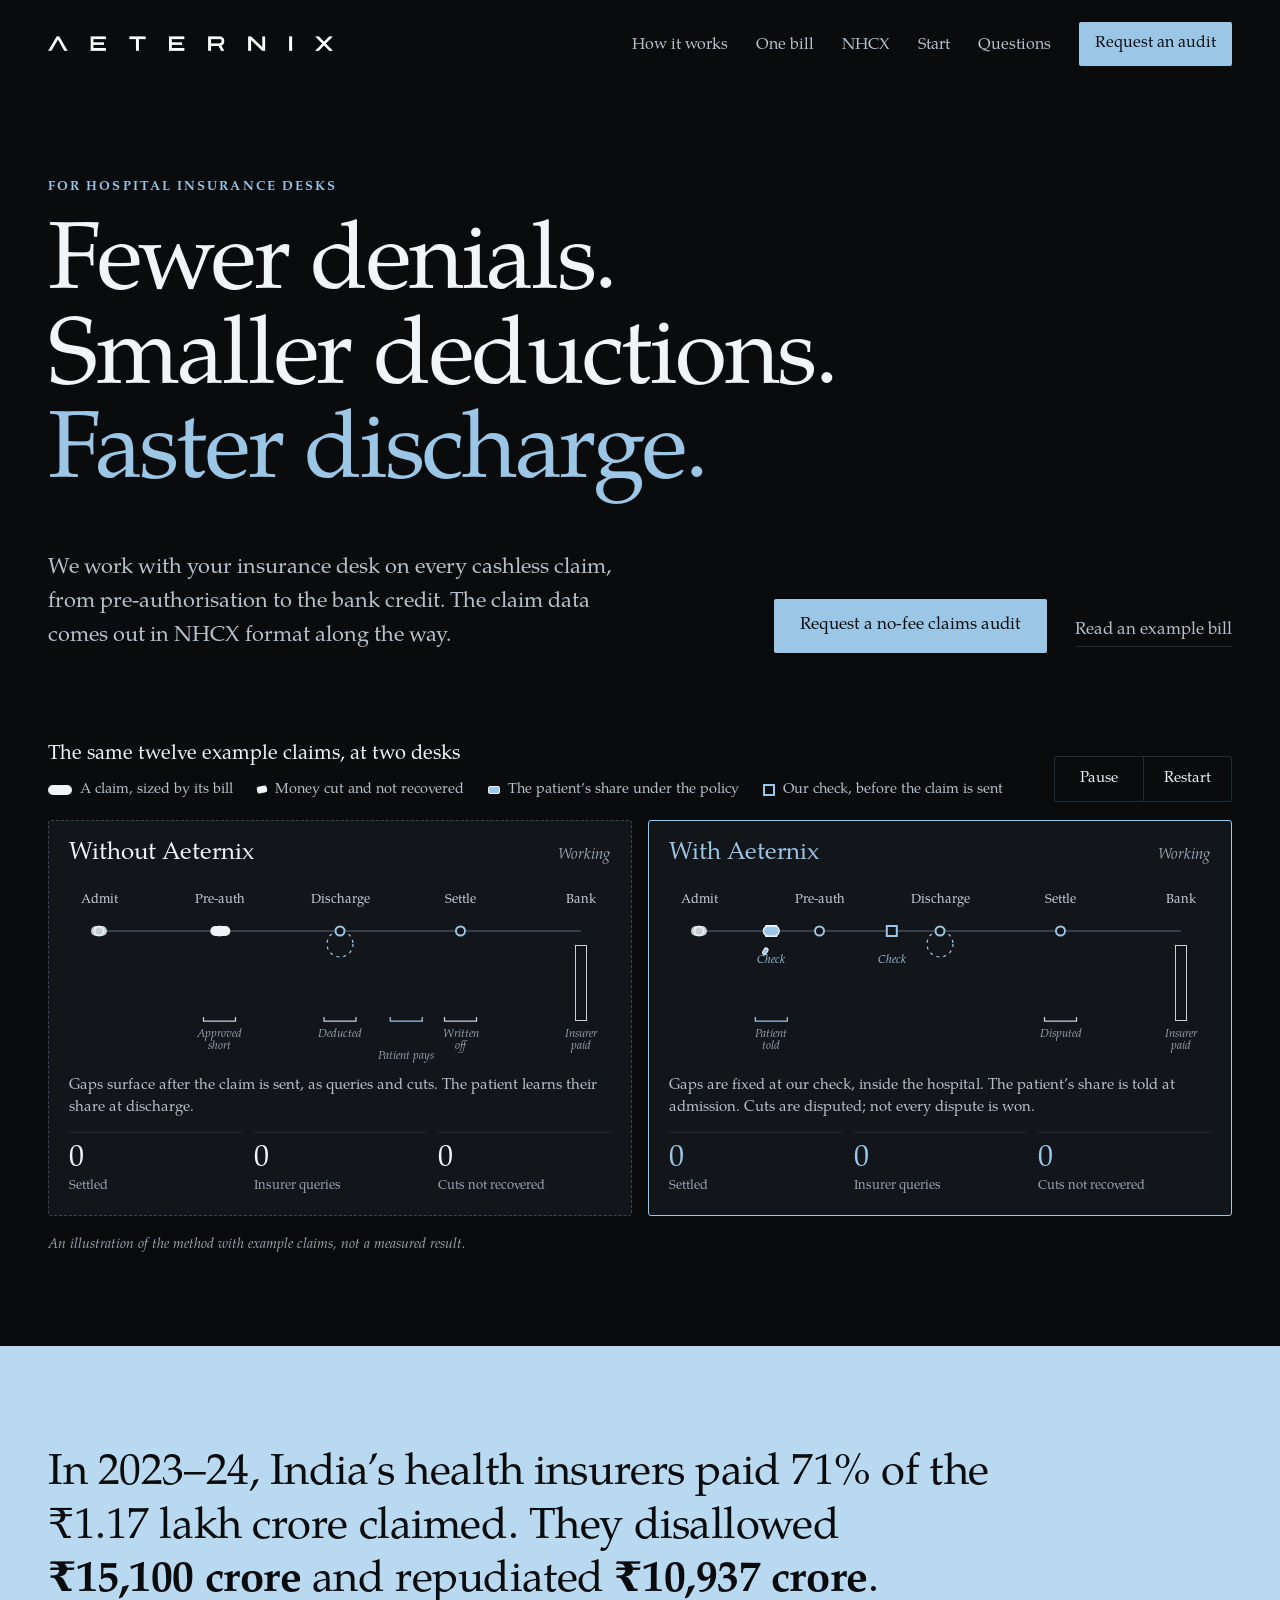
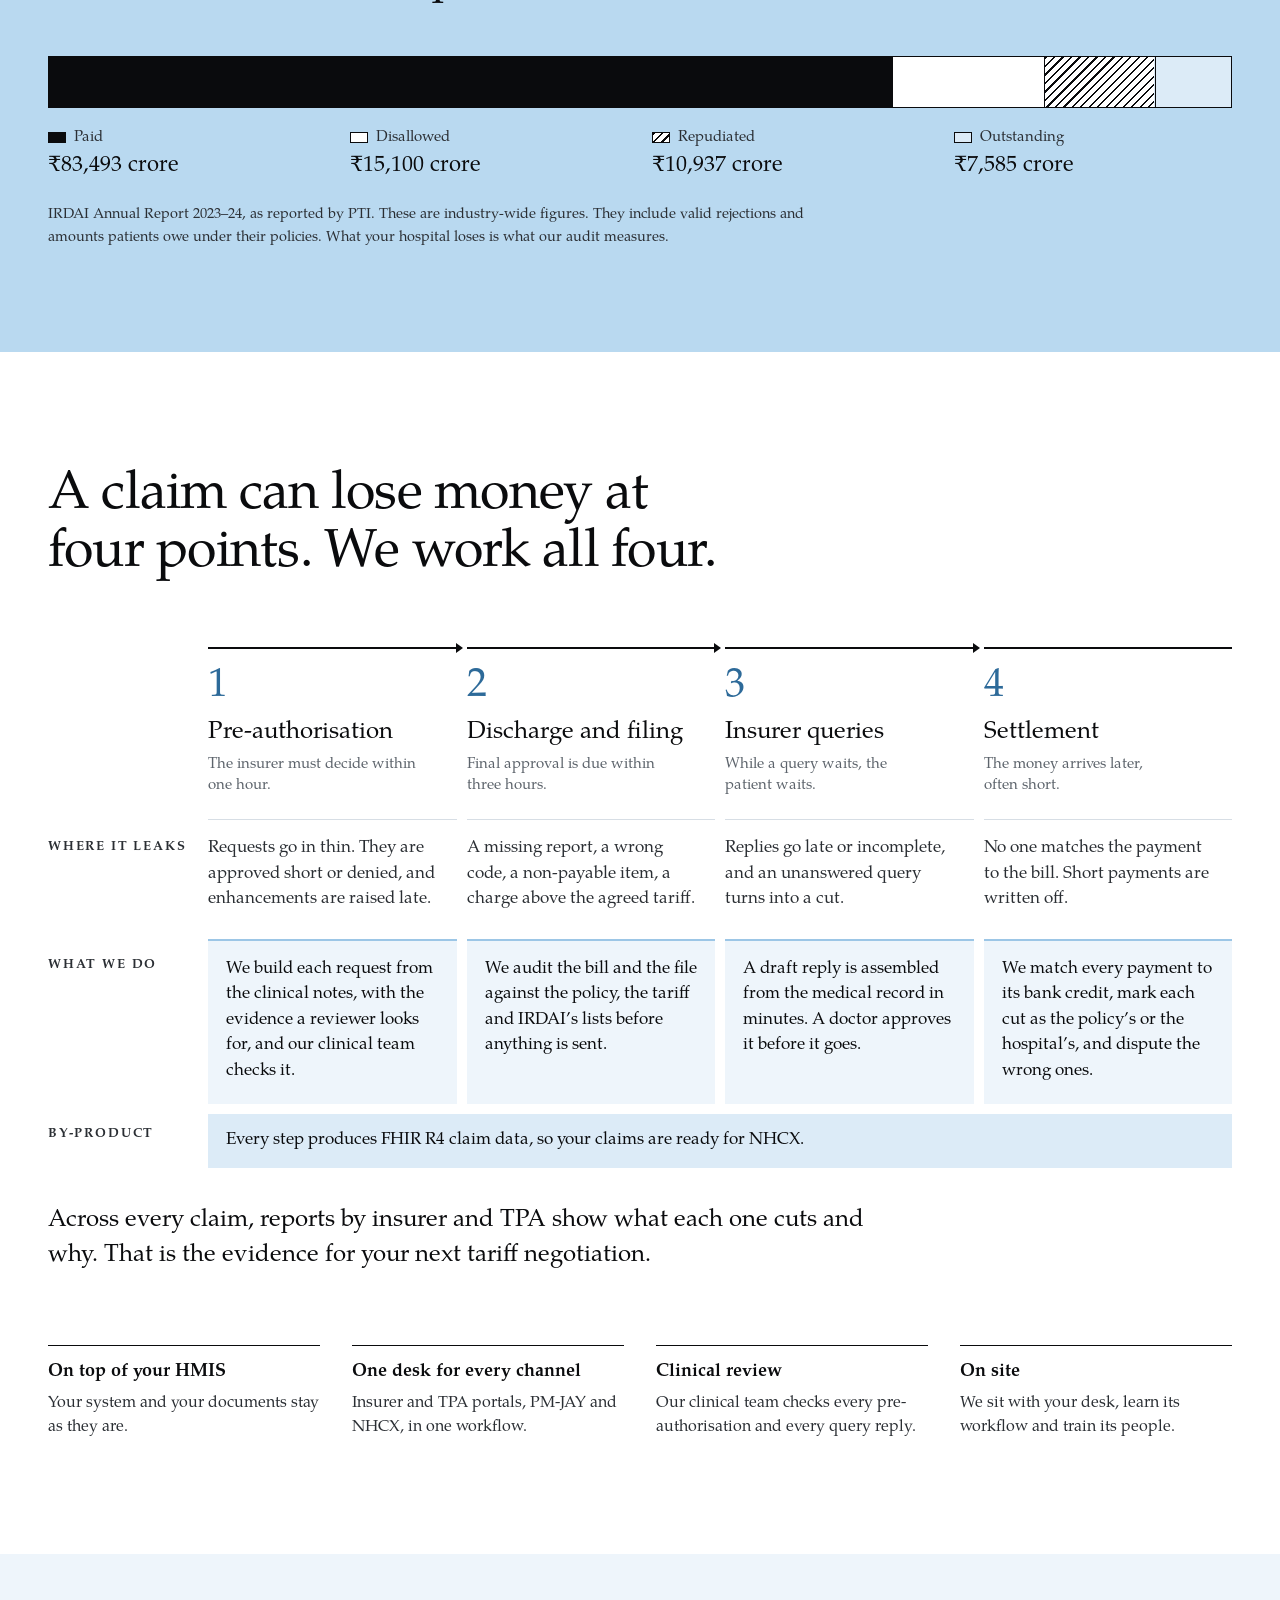
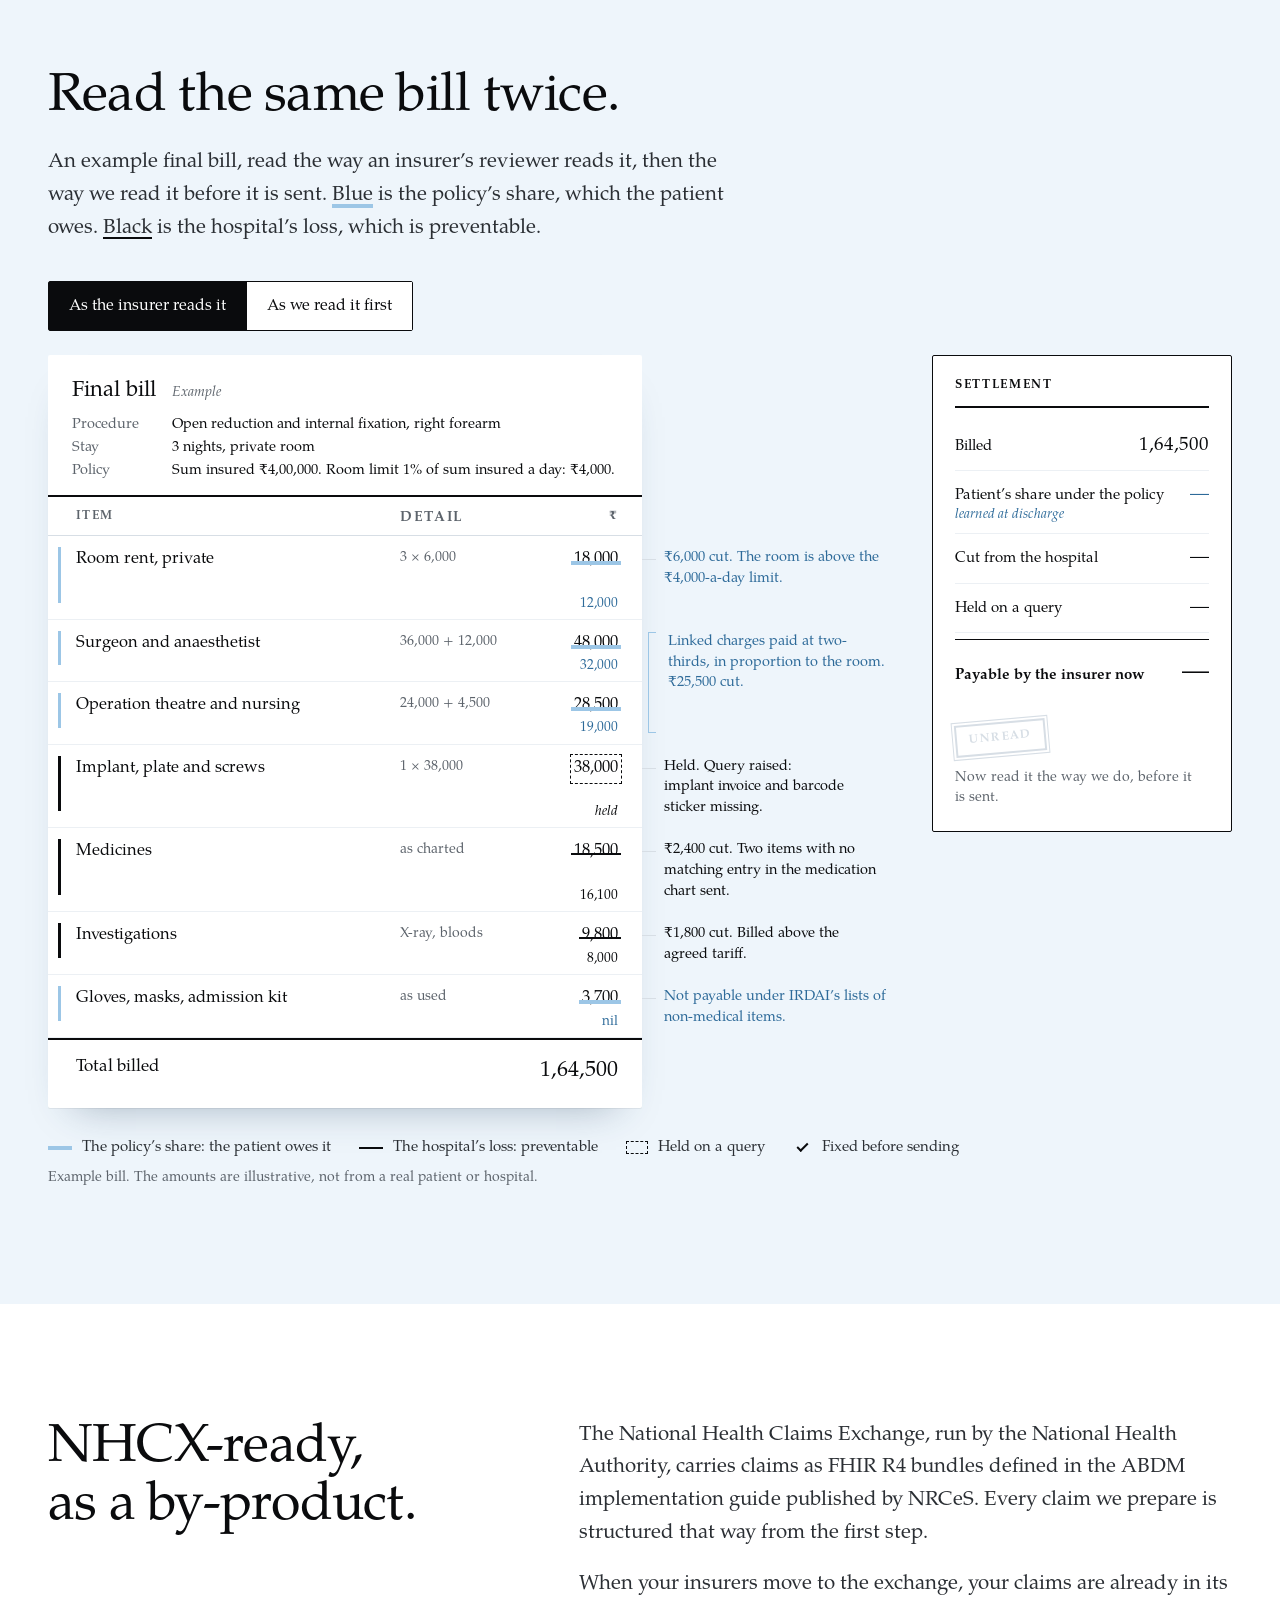
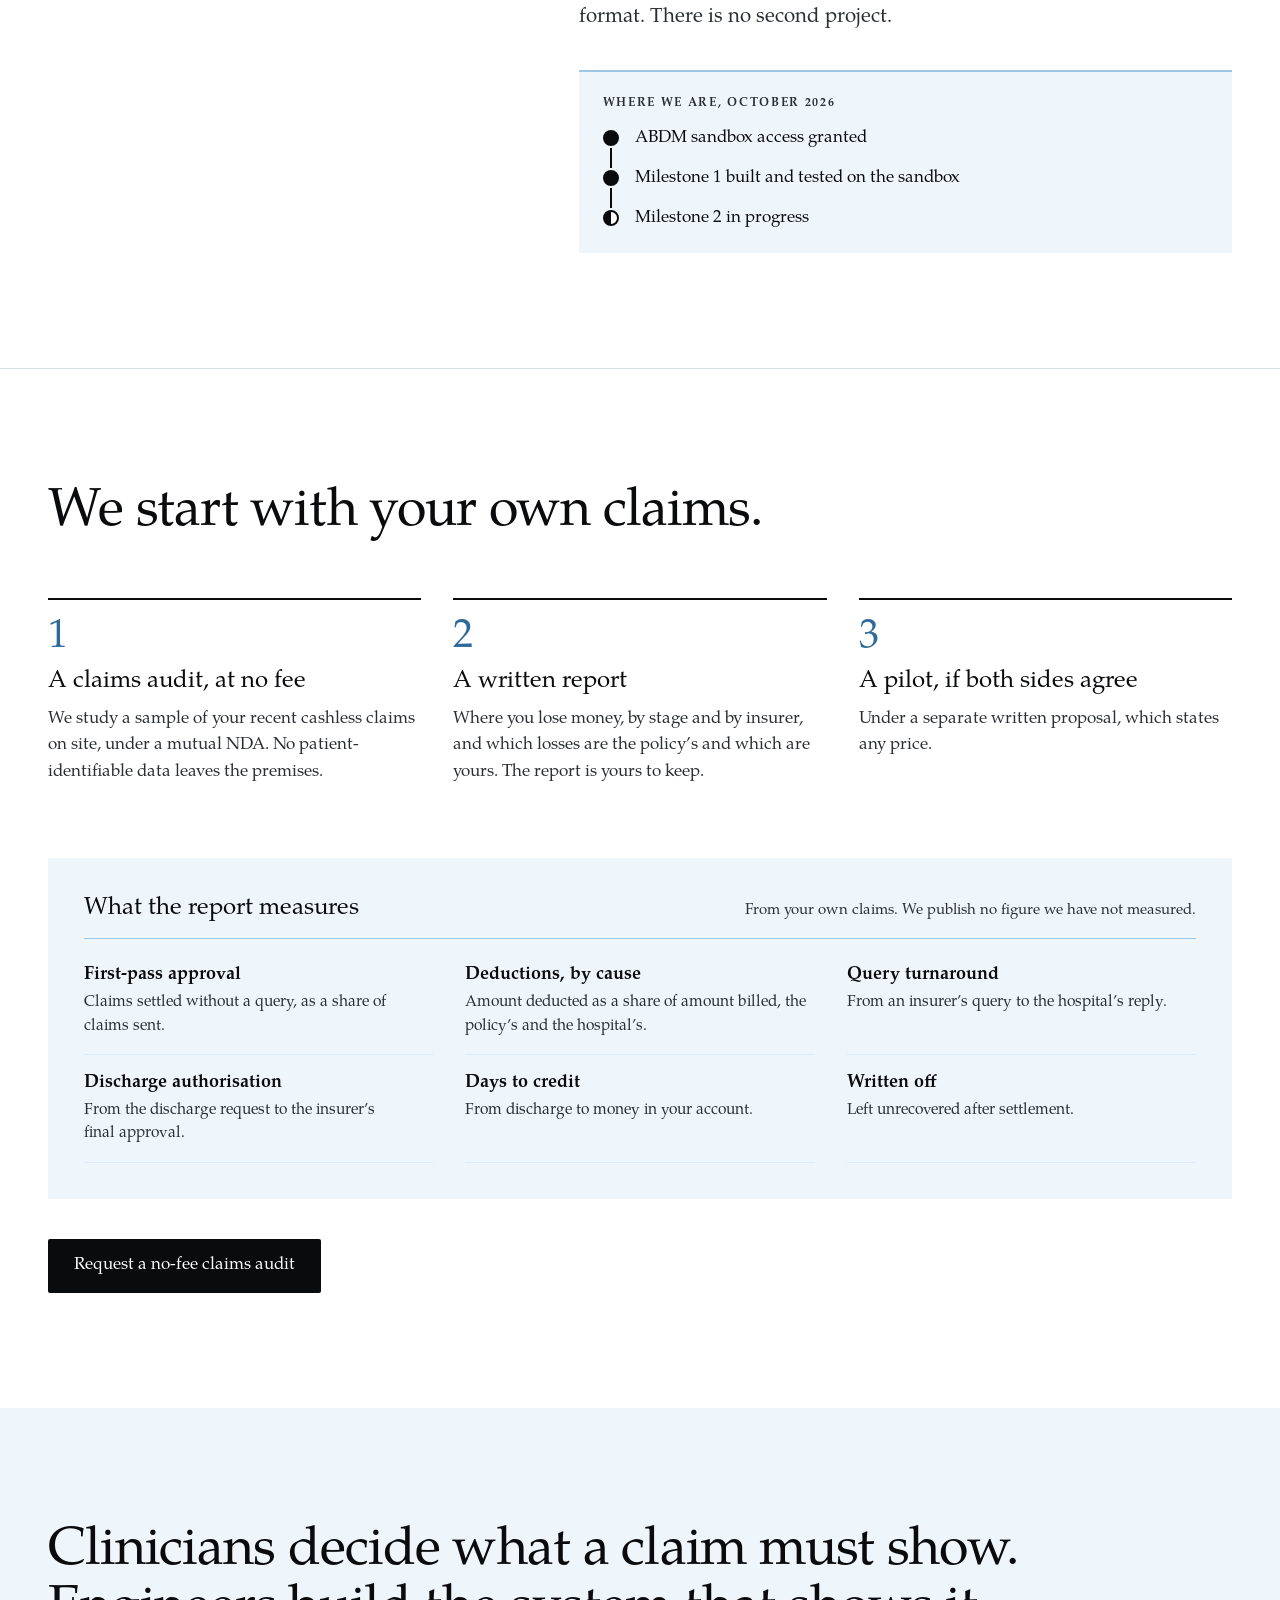
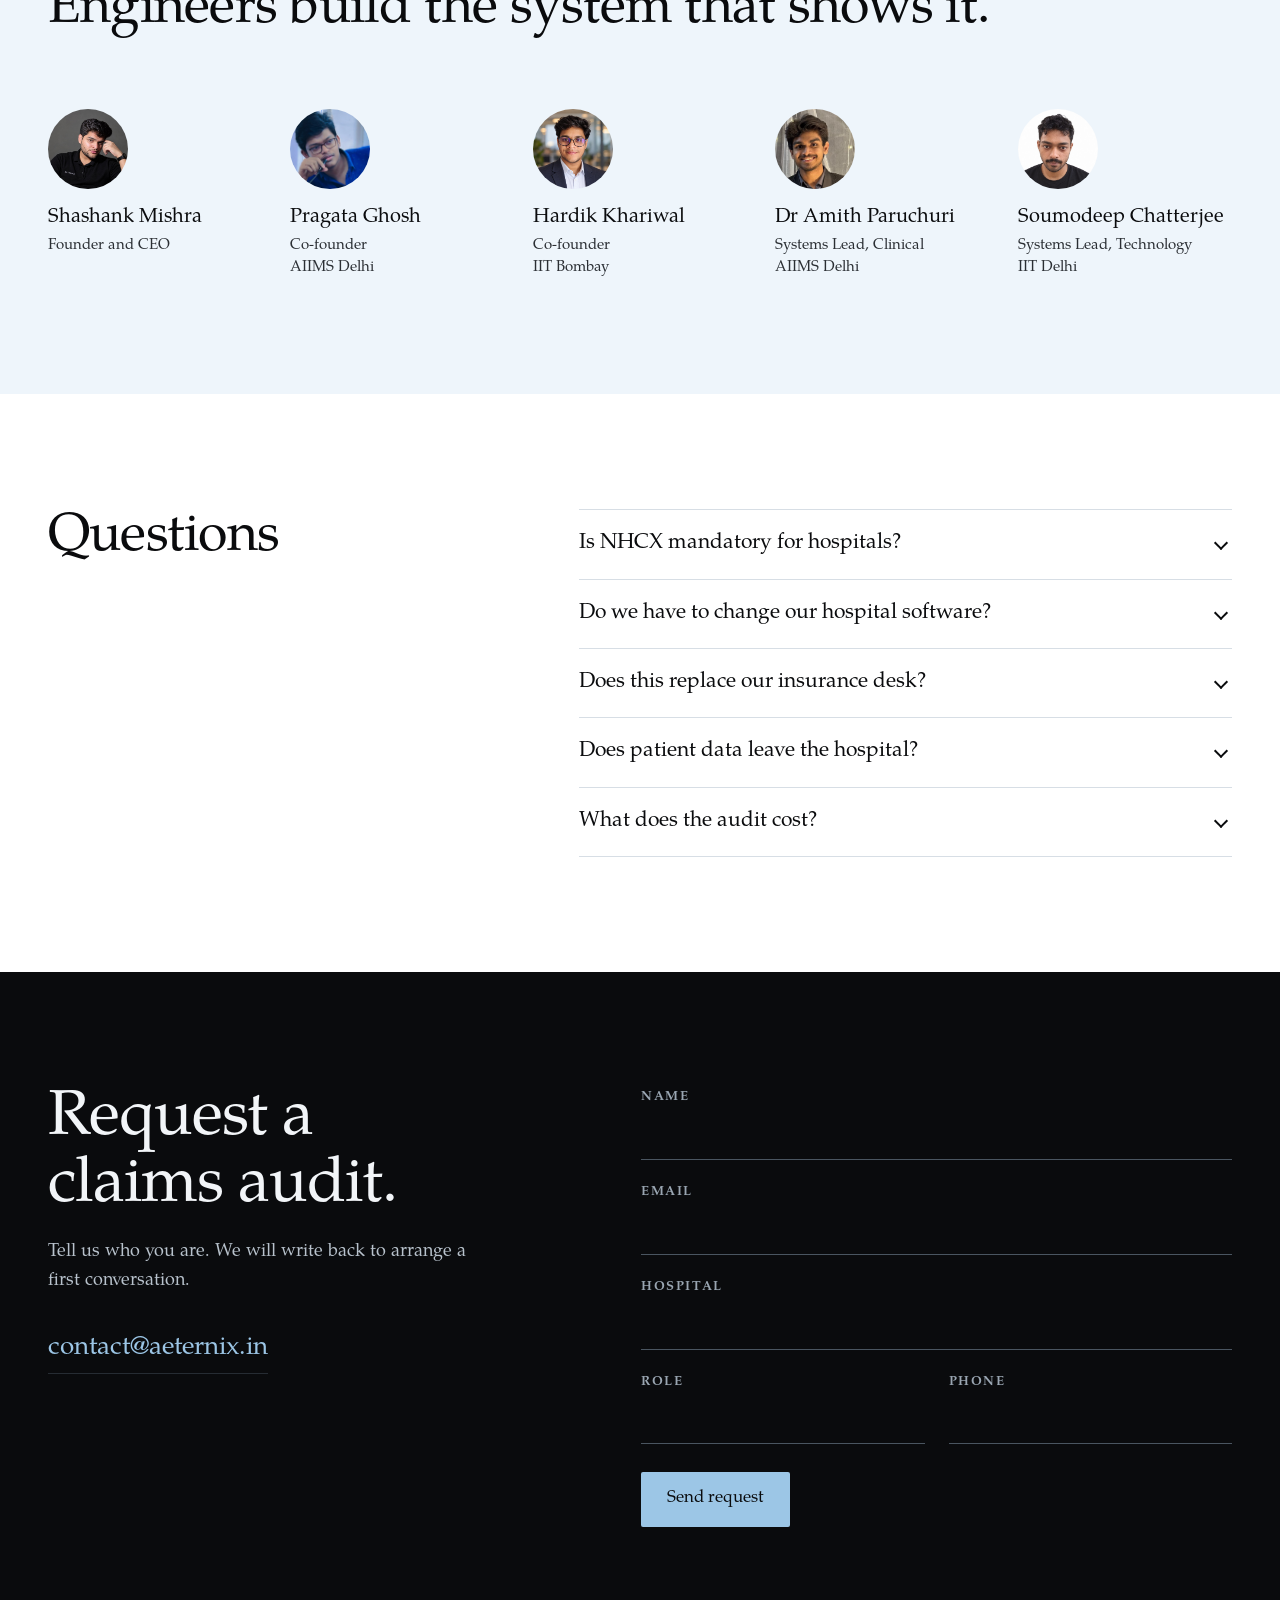
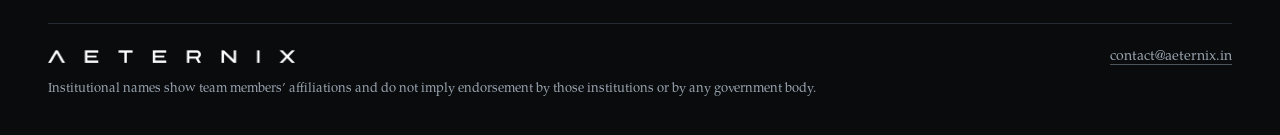
<file: index.html>
<!doctype html><html><head><meta charset=utf8><meta name=viewport content="width=device-width,initial-scale=1,viewport-fit=cover"><style>:root{color-scheme:light;box-sizing:border-box;padding-top:env(safe-area-inset-top,0px);padding-bottom:env(safe-area-inset-bottom,0px)}html{scroll-padding-top:env(safe-area-inset-top,0px)}body{margin:0;padding:0;font:14px -apple-system,BlinkMacSystemFont,sans-serif;background:#fff;color:#000}img{max-width:100%}[hidden]:not([hidden=until-found i]){display:none!important}</style></head><body>
<title>Aeternix Website v2</title>
<meta name="claude:viewport-fit-sides" content="cover">
<meta name="description" content="Aeternix works with hospital insurance desks on every cashless claim, from pre-authorisation to the bank credit, to cut denials and deductions and shorten discharge. Claim data comes out NHCX-ready in FHIR R4. Request a no-fee claims audit.">
<meta property="og:type" content="website">
<meta property="og:title" content="Aeternix | Fewer denials. Smaller deductions. Faster discharge.">
<meta property="og:description" content="Cashless claims, worked from pre-authorisation to the bank credit. NHCX-ready as a by-product.">
<meta name="theme-color" content="#0A0B0D">
<link rel="icon" type="image/png" href="images/favicon.png">
<link rel="apple-touch-icon" href="images/apple-touch-icon.png">
<link rel="preload" href="fonts/aeternix-serif-regular.woff2" as="font" type="font/woff2" crossorigin>
<link rel="stylesheet" href="styles.css">

<div class="night">
  <header class="top">
    <div class="wrap top-row">
      <a class="logo" href="#top" aria-label="Aeternix, home"><img src="images/aeternix-logo-white.png" alt="Aeternix" width="1027" height="54"></a>
      <nav class="nav" aria-label="Main">
        <a href="#points">How it works</a>
        <a href="#bill">One bill</a>
        <a href="#nhcx">NHCX</a>
        <a href="#start">Start</a>
        <a href="#faq">Questions</a>
        <a class="nav-cta" href="#contact">Request an audit</a>
      </nav>
    </div>
  </header>

  <section id="top" class="hero">
    <div class="wrap">
      <p class="eyebrow">For hospital insurance desks</p>
      <h1 class="hero-title"><span>Fewer denials.</span> <span>Smaller deductions.</span> <span class="sky">Faster discharge.</span></h1>
      <div class="hero-row">
        <p class="hero-sub">We work with your insurance desk on every cashless claim, from pre-authorisation to the bank credit. The claim data comes out in NHCX format along the way.</p>
        <div class="hero-actions">
          <a class="btn btn-sky" href="#contact">Request a no-fee claims audit</a>
          <a class="link link-night" href="#bill">Read an example bill</a>
        </div>
      </div>

      <div id="sim" class="sim">
        <div class="sim-top">
          <div class="sim-intro">
            <p class="sim-title">The same twelve example claims, at two desks</p>
            <ul class="legend" aria-label="Legend">
              <li><span class="lg lg-chip" aria-hidden="true"></span>A claim, sized by its bill</li>
              <li><span class="lg lg-cut" aria-hidden="true"></span>Money cut and not recovered</li>
              <li><span class="lg lg-share" aria-hidden="true"></span>The patient’s share under the policy</li>
              <li><span class="lg lg-gate" aria-hidden="true"></span>Our check, before the claim is sent</li>
            </ul>
          </div>
          <div class="sim-controls" role="group" aria-label="Animation controls">
            <button type="button" class="ctl" id="sim-toggle">Pause</button>
            <button type="button" class="ctl" id="sim-restart">Restart</button>
          </div>
        </div>

        <div class="lanes">
          <div class="lane lane-today" data-lane="today">
            <div class="lane-head">
              <h2 class="lane-title">Without Aeternix</h2>
              <span class="lane-status" data-k="status">Working</span>
            </div>
            <canvas class="lane-canvas" aria-hidden="true"></canvas>
            <p class="lane-caption">Gaps surface after the claim is sent, as queries and cuts. The patient learns their share at discharge.</p>
            <dl class="counters">
              <div class="counter"><dt>Settled</dt><dd data-k="bank">0</dd></div>
              <div class="counter"><dt>Insurer queries</dt><dd data-k="query">0</dd></div>
              <div class="counter"><dt>Cuts not recovered</dt><dd data-k="cut">0</dd></div>
            </dl>
          </div>

          <div class="lane lane-with" data-lane="with">
            <div class="lane-head">
              <h2 class="lane-title">With Aeternix</h2>
              <span class="lane-status" data-k="status">Working</span>
            </div>
            <canvas class="lane-canvas" aria-hidden="true"></canvas>
            <p class="lane-caption">Gaps are fixed at our check, inside the hospital. The patient’s share is told at admission. Cuts are disputed; not every dispute is won.</p>
            <dl class="counters">
              <div class="counter"><dt>Settled</dt><dd data-k="bank">0</dd></div>
              <div class="counter"><dt>Insurer queries</dt><dd data-k="query">0</dd></div>
              <div class="counter"><dt>Cuts not recovered</dt><dd data-k="cut">0</dd></div>
            </dl>
          </div>
        </div>
        <p class="sim-note">An illustration of the method with example claims, not a measured result.</p>
      </div>
    </div>
  </section>
</div>

<main>

  <!-- The national figures -->
  <section id="gap" class="band-sky">
    <div class="wrap gap">
      <p class="gap-lede">In 2023–24, India’s health insurers paid 71% of the <span class="nw">₹1.17 lakh crore</span> claimed. They disallowed <strong class="nw">₹15,100 crore</strong> and repudiated <strong class="nw">₹10,937 crore</strong>.</p>
      <div class="gapbar" role="img" aria-label="Of ₹1.17 lakh crore claimed in 2023–24: 71 per cent paid, 12.9 per cent disallowed, 9.3 per cent repudiated, 6.5 per cent outstanding.">
        <span class="seg seg-paid" style="--w:71.29; --i:0"></span>
        <span class="seg seg-dis" style="--w:12.9; --i:1"></span>
        <span class="seg seg-rep" style="--w:9.34; --i:2"></span>
        <span class="seg seg-out" style="--w:6.48; --i:3"></span>
      </div>
      <dl class="gap-key">
        <div><dt><span class="sw sw-paid" aria-hidden="true"></span>Paid</dt><dd>₹83,493 crore</dd></div>
        <div><dt><span class="sw sw-dis" aria-hidden="true"></span>Disallowed</dt><dd>₹15,100 crore</dd></div>
        <div><dt><span class="sw sw-rep" aria-hidden="true"></span>Repudiated</dt><dd>₹10,937 crore</dd></div>
        <div><dt><span class="sw sw-out" aria-hidden="true"></span>Outstanding</dt><dd>₹7,585 crore</dd></div>
      </dl>
      <p class="gap-note">IRDAI Annual Report 2023–24, as reported by PTI. These are industry-wide figures. They include valid rejections and amounts patients owe under their policies. What your hospital loses is what our audit measures.</p>
    </div>
  </section>

  <!-- The four points -->
  <section id="points" class="sec">
    <div class="wrap">
      <h2 class="h2">A claim can lose money at four points. We work all four.</h2>

      <div class="matrix">
        <p class="rl rl-leak" aria-hidden="true">Where it leaks</p>
        <p class="rl rl-fix" aria-hidden="true">What we do</p>
        <p class="rl rl-by" aria-hidden="true">By-product</p>

        <article class="stage" style="--c:2">
          <div class="s-head"><span class="s-num">1</span><h3>Pre-authorisation</h3><p class="s-clock">The insurer must decide within one hour.</p></div>
          <p class="s-leak"><span class="cell-label">Where it leaks</span>Requests go in thin. They are approved short or denied, and enhancements are raised late.</p>
          <p class="s-fix"><span class="cell-label">What we do</span>We build each request from the clinical notes, with the evidence a reviewer looks for, and our clinical team checks it.</p>
        </article>

        <article class="stage" style="--c:3">
          <div class="s-head"><span class="s-num">2</span><h3>Discharge and filing</h3><p class="s-clock">Final approval is due within three hours.</p></div>
          <p class="s-leak"><span class="cell-label">Where it leaks</span>A missing report, a wrong code, a non-payable item, a charge above the agreed tariff.</p>
          <p class="s-fix"><span class="cell-label">What we do</span>We audit the bill and the file against the policy, the tariff and IRDAI’s lists before anything is sent.</p>
        </article>

        <article class="stage" style="--c:4">
          <div class="s-head"><span class="s-num">3</span><h3>Insurer queries</h3><p class="s-clock">While a query waits, the patient waits.</p></div>
          <p class="s-leak"><span class="cell-label">Where it leaks</span>Replies go late or incomplete, and an unanswered query turns into a cut.</p>
          <p class="s-fix"><span class="cell-label">What we do</span>A draft reply is assembled from the medical record in minutes. A doctor approves it before it goes.</p>
        </article>

        <article class="stage" style="--c:5">
          <div class="s-head"><span class="s-num">4</span><h3>Settlement</h3><p class="s-clock">The money arrives later, often short.</p></div>
          <p class="s-leak"><span class="cell-label">Where it leaks</span>No one matches the payment to the bill. Short payments are written off.</p>
          <p class="s-fix"><span class="cell-label">What we do</span>We match every payment to its bank credit, mark each cut as the policy’s or the hospital’s, and dispute the wrong ones.</p>
        </article>

        <p class="byp"><span class="cell-label">By-product</span>Every step produces FHIR R4 claim data, so your claims are ready for NHCX.</p>
      </div>

      <p class="across">Across every claim, reports by insurer and TPA show what each one cuts and why. That is the evidence for your next tariff negotiation.</p>

      <dl class="ways">
        <div><dt>On top of your HMIS</dt><dd>Your system and your documents stay as they are.</dd></div>
        <div><dt>One desk for every channel</dt><dd>Insurer and TPA portals, PM-JAY and NHCX, in one workflow.</dd></div>
        <div><dt>Clinical review</dt><dd>Our clinical team checks every pre-authorisation and every query reply.</dd></div>
        <div><dt>On site</dt><dd>We sit with your desk, learn its workflow and train its people.</dd></div>
      </dl>
    </div>
  </section>

  <!-- One bill -->
  <section id="bill" class="band-wash">
    <div class="wrap sec-pad">
      <div class="bill-intro">
        <h2 class="h2">Read the same bill twice.</h2>
        <p class="lede">An example final bill, read the way an insurer’s reviewer reads it, then the way we read it before it is sent. <span class="mark-policy">Blue</span> is the policy’s share, which the patient owes. <span class="mark-hosp">Black</span> is the hospital’s loss, which is preventable.</p>
      </div>

      <div class="reading" role="group" aria-label="Choose a reading">
        <button type="button" class="read-btn" data-mode="insurer" aria-pressed="false">As the insurer reads it</button>
        <button type="button" class="read-btn" data-mode="ours" aria-pressed="false">As we read it first</button>
      </div>

      <div class="bill-wrap">
        <div class="bill" id="bill-doc" data-mode="plain">
          <div class="paper" aria-hidden="true"></div>

          <div class="bill-top">
            <p class="bt-title">Final bill <span>Example</span></p>
            <dl class="bt-meta">
              <div><dt>Procedure</dt><dd>Open reduction and internal fixation, right forearm</dd></div>
              <div><dt>Stay</dt><dd>3 nights, private room</dd></div>
              <div><dt>Policy</dt><dd>Sum insured ₹4,00,000. Room limit 1% of sum insured a day: ₹4,000.</dd></div>
            </dl>
          </div>

          <div class="bh">
            <span class="c-desc">Item</span>
            <span class="c-qty">Detail</span>
            <span class="c-amt">₹</span>
          </div>

          <div class="ln" style="--r:3; --i:0" data-insurer="policy" data-ours="policy">
            <span class="c-desc">Room rent, private</span>
            <span class="c-qty">3 × 6,000</span>
            <span class="c-amt"><span class="amt">18,000</span><span class="adj adj-insurer">12,000</span><span class="adj adj-ours">12,000</span></span>
          </div>
          <p class="nt" style="--r:3; --i:0">
            <span class="nt-insurer nt-policy">₹6,000 cut. The room is above the ₹4,000-a-day limit.</span>
            <span class="nt-ours nt-policy">Limit explained at admission, in writing. The patient chose the room knowing the cost.</span>
          </p>

          <div class="ln" style="--r:4; --i:1" data-insurer="policy" data-ours="policy">
            <span class="c-desc">Surgeon and anaesthetist</span>
            <span class="c-qty">36,000 + 12,000</span>
            <span class="c-amt"><span class="amt">48,000</span><span class="adj adj-insurer">32,000</span><span class="adj adj-ours">32,000</span></span>
          </div>
          <div class="ln" style="--r:5; --i:2" data-insurer="policy" data-ours="policy">
            <span class="c-desc">Operation theatre and nursing</span>
            <span class="c-qty">24,000 + 4,500</span>
            <span class="c-amt"><span class="amt">28,500</span><span class="adj adj-insurer">19,000</span><span class="adj adj-ours">19,000</span></span>
          </div>
          <p class="nt nt-span" style="--r:4; --s:2; --i:1">
            <span class="nt-insurer nt-policy">Linked charges paid at two-thirds, in proportion to the room. ₹25,500 cut.</span>
            <span class="nt-ours nt-policy">Same cut, on the patient’s estimate from admission.</span>
          </p>

          <div class="ln" style="--r:6; --i:3" data-insurer="held" data-ours="fixed">
            <span class="c-desc">Implant, plate and screws</span>
            <span class="c-qty">1 × 38,000</span>
            <span class="c-amt"><span class="amt">38,000</span><span class="adj adj-insurer">held</span></span>
          </div>
          <p class="nt" style="--r:6; --i:3">
            <span class="nt-insurer nt-held">Held. Query raised: implant invoice and barcode sticker missing.</span>
            <span class="nt-ours nt-fix">Invoice and barcode sticker attached before sending.</span>
          </p>

          <div class="ln" style="--r:7; --i:4" data-insurer="hosp" data-ours="fixed">
            <span class="c-desc">Medicines</span>
            <span class="c-qty">as charted</span>
            <span class="c-amt"><span class="amt">18,500</span><span class="adj adj-insurer">16,100</span></span>
          </div>
          <p class="nt" style="--r:7; --i:4">
            <span class="nt-insurer nt-hosp">₹2,400 cut. Two items with no matching entry in the medication chart sent.</span>
            <span class="nt-ours nt-fix">Medication chart pages added to the file. Payable in full.</span>
          </p>

          <div class="ln" style="--r:8; --i:5" data-insurer="hosp" data-ours="rebilled">
            <span class="c-desc">Investigations</span>
            <span class="c-qty">X-ray, bloods</span>
            <span class="c-amt"><span class="amt">9,800</span><span class="adj adj-insurer">8,000</span><span class="adj adj-ours">8,000</span></span>
          </div>
          <p class="nt" style="--r:8; --i:5">
            <span class="nt-insurer nt-hosp">₹1,800 cut. Billed above the agreed tariff.</span>
            <span class="nt-ours nt-fix">Rebilled at the agreed tariff. A smaller bill, and no query.</span>
          </p>

          <div class="ln" style="--r:9; --i:6" data-insurer="policy" data-ours="policy">
            <span class="c-desc">Gloves, masks, admission kit</span>
            <span class="c-qty">as used</span>
            <span class="c-amt"><span class="amt">3,700</span><span class="adj adj-insurer">nil</span><span class="adj adj-ours">nil</span></span>
          </div>
          <p class="nt" style="--r:9; --i:6">
            <span class="nt-insurer nt-policy">Not payable under IRDAI’s lists of non-medical items.</span>
            <span class="nt-ours nt-policy">On the patient’s estimate from admission.</span>
          </p>

          <div class="bill-total">
            <span class="c-desc">Total billed</span>
            <span class="c-amt"><span class="amt-total">1,64,500</span></span>
          </div>
        </div>

        <aside class="advice" aria-live="polite">
          <p class="adv-title">Settlement</p>
          <dl class="adv">
            <div class="adv-row"><dt>Billed</dt><dd data-v="billed">1,64,500</dd></div>
            <div class="adv-row adv-share"><dt>Patient’s share under the policy <em data-t="when"></em></dt><dd data-v="share">—</dd></div>
            <div class="adv-row"><dt>Cut from the hospital</dt><dd data-v="cut">—</dd></div>
            <div class="adv-row"><dt>Held on a query</dt><dd data-v="held">—</dd></div>
            <div class="adv-row adv-total"><dt>Payable by the insurer now</dt><dd data-v="payable">—</dd></div>
          </dl>
          <div class="stamp" aria-hidden="true"><span data-t="stamp">Unread</span></div>
          <p class="adv-hint" data-t="hint">Choose a reading to mark up the bill.</p>
        </aside>
      </div>

      <ul class="bill-key" aria-label="Key to the marks">
        <li><span class="k k-policy" aria-hidden="true"></span>The policy’s share: the patient owes it</li>
        <li><span class="k k-hosp" aria-hidden="true"></span>The hospital’s loss: preventable</li>
        <li><span class="k k-held" aria-hidden="true"></span>Held on a query</li>
        <li><span class="k k-fix" aria-hidden="true"></span>Fixed before sending</li>
      </ul>
      <p class="fine">Example bill. The amounts are illustrative, not from a real patient or hospital.</p>
    </div>
  </section>

  <!-- NHCX -->
  <section id="nhcx" class="sec">
    <div class="wrap two">
      <h2 class="h2">NHCX-ready, as a by-product.</h2>
      <div class="two-main">
        <p class="lede">The National Health Claims Exchange, run by the National Health Authority, carries claims as FHIR R4 bundles defined in the ABDM implementation guide published by NRCeS. Every claim we prepare is structured that way from the first step.</p>
        <p class="lede">When your insurers move to the exchange, your claims are already in its format. There is no second project.</p>
        <div class="ms">
          <p class="ms-title">Where we are, October 2026</p>
          <ol class="ms-list">
            <li class="done">ABDM sandbox access granted</li>
            <li class="done">Milestone 1 built and tested on the sandbox</li>
            <li class="now">Milestone 2 in progress</li>
          </ol>
        </div>
      </div>
    </div>
  </section>

  <!-- How we start -->
  <section id="start" class="sec sec-rule">
    <div class="wrap">
      <h2 class="h2">We start with your own claims.</h2>
      <ol class="steps">
        <li>
          <span class="s-num">1</span>
          <h3>A claims audit, at no fee</h3>
          <p>We study a sample of your recent cashless claims on site, under a mutual NDA. No patient-identifiable data leaves the premises.</p>
        </li>
        <li>
          <span class="s-num">2</span>
          <h3>A written report</h3>
          <p>Where you lose money, by stage and by insurer, and which losses are the policy’s and which are yours. The report is yours to keep.</p>
        </li>
        <li>
          <span class="s-num">3</span>
          <h3>A pilot, if both sides agree</h3>
          <p>Under a separate written proposal, which states any price.</p>
        </li>
      </ol>

      <div class="measures">
        <div class="measures-head">
          <p class="measures-title">What the report measures</p>
          <p class="measures-note">From your own claims. We publish no figure we have not measured.</p>
        </div>
        <dl class="m-grid">
          <div><dt>First-pass approval</dt><dd>Claims settled without a query, as a share of claims sent.</dd></div>
          <div><dt>Deductions, by cause</dt><dd>Amount deducted as a share of amount billed, the policy’s and the hospital’s.</dd></div>
          <div><dt>Query turnaround</dt><dd>From an insurer’s query to the hospital’s reply.</dd></div>
          <div><dt>Discharge authorisation</dt><dd>From the discharge request to the insurer’s final approval.</dd></div>
          <div><dt>Days to credit</dt><dd>From discharge to money in your account.</dd></div>
          <div><dt>Written off</dt><dd>Left unrecovered after settlement.</dd></div>
        </dl>
      </div>

      <a class="btn btn-ink" href="#contact">Request a no-fee claims audit</a>
    </div>
  </section>

  <!-- Team -->
  <section id="team" class="band-wash">
    <div class="wrap sec-pad">
      <h2 class="h2 h2-wide">Clinicians decide what a claim must show. Engineers build the system that shows it.</h2>
      <dl class="people">
        <div style="border-top: none">
          <img src="images/shashank.jpeg" alt="Shashank Mishra" style="width:80px;height:80px;object-fit:cover;border-radius:50%;display:block;margin-bottom:12px">
          <dt><a href="https://in.linkedin.com/in/shashankaeternix" target="_blank" rel="noopener noreferrer" style="color:inherit;text-decoration:none">Shashank Mishra</a></dt>
          <dd>Founder and CEO</dd>
        </div>
        <div style="border-top: none">
          <img src="images/pragata.jpeg" alt="Pragata Ghosh" style="width:80px;height:80px;object-fit:cover;border-radius:50%;display:block;margin-bottom:12px">
          <dt><a href="https://in.linkedin.com/in/pragata" target="_blank" rel="noopener noreferrer" style="color:inherit;text-decoration:none">Pragata Ghosh</a></dt>
          <dd>Co-founder<br>AIIMS Delhi</dd>
        </div>
        <div style="border-top: none">
          <img src="images/hardik.jpeg" alt="Hardik Khariwal" style="width:80px;height:80px;object-fit:cover;border-radius:50%;display:block;margin-bottom:12px">
          <dt><a href="https://in.linkedin.com/in/khariwalhardik" target="_blank" rel="noopener noreferrer" style="color:inherit;text-decoration:none">Hardik Khariwal</a></dt>
          <dd>Co-founder<br>IIT Bombay</dd>
        </div>
        <div style="border-top: none">
          <img src="images/amith.jpeg" alt="Dr Amith Paruchuri" style="width:80px;height:80px;object-fit:cover;border-radius:50%;display:block;margin-bottom:12px">
          <dt><a href="https://in.linkedin.com/in/amith-paruchuri-a2b7522ba" target="_blank" rel="noopener noreferrer" style="color:inherit;text-decoration:none">Dr Amith Paruchuri</a></dt>
          <dd>Systems Lead, Clinical<br>AIIMS Delhi</dd>
        </div>
        <div style="border-top: none">
          <img src="images/soumodeep.jpeg" alt="Soumodeep Chatterjee" style="width:80px;height:80px;object-fit:cover;border-radius:50%;display:block;margin-bottom:12px">
          <dt><a href="https://www.linkedin.com/in/soumodeep-chatterjee-b68ba328a" target="_blank" rel="noopener noreferrer" style="color:inherit;text-decoration:none">Soumodeep Chatterjee</a></dt>
          <dd>Systems Lead, Technology<br>IIT Delhi</dd>
        </div>
      </dl>
    </div>
  </section>

  <!-- Questions -->
  <section id="faq" class="sec">
    <div class="wrap two">
      <h2 class="h2">Questions</h2>
      <div class="faq two-main">
        <details>
          <summary>Is NHCX mandatory for hospitals?</summary>
          <p>Not as of October 2026. The exchange is live and insurers are connecting to it. When yours move, the claims we prepare are already in its format.</p>
        </details>
        <details>
          <summary>Do we have to change our hospital software?</summary>
          <p>No. We work on top of the system and documents you already have.</p>
        </details>
        <details>
          <summary>Does this replace our insurance desk?</summary>
          <p>No. Your desk keeps its people and its relationships with insurers and TPAs. We take the repetitive work and the follow-up off it.</p>
        </details>
        <details>
          <summary>Does patient data leave the hospital?</summary>
          <p>Not during the audit. No patient-identifiable data leaves the premises, and the work runs under a mutual NDA. Data handling for any later work is set out in its proposal.</p>
        </details>
        <details>
          <summary>What does the audit cost?</summary>
          <p>Nothing. Any work after it is priced in a written proposal.</p>
        </details>
      </div>
    </div>
  </section>

</main>

<footer id="contact" class="night foot">
  <div class="wrap foot-inner">
    <div class="foot-grid">
      <div class="foot-intro">
        <h2>Request a claims audit.</h2>
        <p>Tell us who you are. We will write back to arrange a first conversation.</p>
        <p class="foot-mail"><a href="mailto:contact@aeternix.in">contact@aeternix.in</a></p>
      </div>
      <form class="form" id="contact-form"
            action="https://api.web3forms.com/submit"
            method="POST">
        <input type="hidden" name="access_key" value="3438f2f3-d119-46ab-9e59-8c8ee3d43fee">
        <input type="hidden" name="subject" value="New Claims Audit Request — Aeternix">
        <input type="hidden" name="from_name" value="Aeternix Website">
        <input type="checkbox" name="botcheck" style="display:none">
        <div class="field">
          <label for="f-name">Name</label>
          <input id="f-name" name="name" type="text" autocomplete="name" required>
        </div>
        <div class="field">
          <label for="f-email">Email</label>
          <input id="f-email" name="email" type="email" autocomplete="email" required>
        </div>
        <div class="field">
          <label for="f-hospital">Hospital</label>
          <input id="f-hospital" name="hospital" type="text" autocomplete="organization" required>
        </div>
        <div class="field field-half">
          <label for="f-role">Role</label>
          <input id="f-role" name="role" type="text" autocomplete="organization-title">
        </div>
        <div class="field field-half">
          <label for="f-phone">Phone</label>
          <input id="f-phone" name="phone" type="tel" autocomplete="tel">
        </div>
        <div class="form-actions">
          <button type="submit" class="btn btn-sky">Send request</button>
          <p class="form-note" id="form-note" aria-live="polite"></p>
        </div>
      </form>
    </div>

    <div class="foot-row">
      <img class="foot-logo" src="images/aeternix-logo-white.png" alt="Aeternix" width="1027" height="54">
      <p class="foot-meta"><a href="mailto:contact@aeternix.in">contact@aeternix.in</a></p>
    </div>
    <p class="disclaimer">Institutional names show team members’ affiliations and do not imply endorsement by those institutions or by any government body.</p>
  </div>
</footer>

<script src="script.js"></script>

</body></html>
</file>
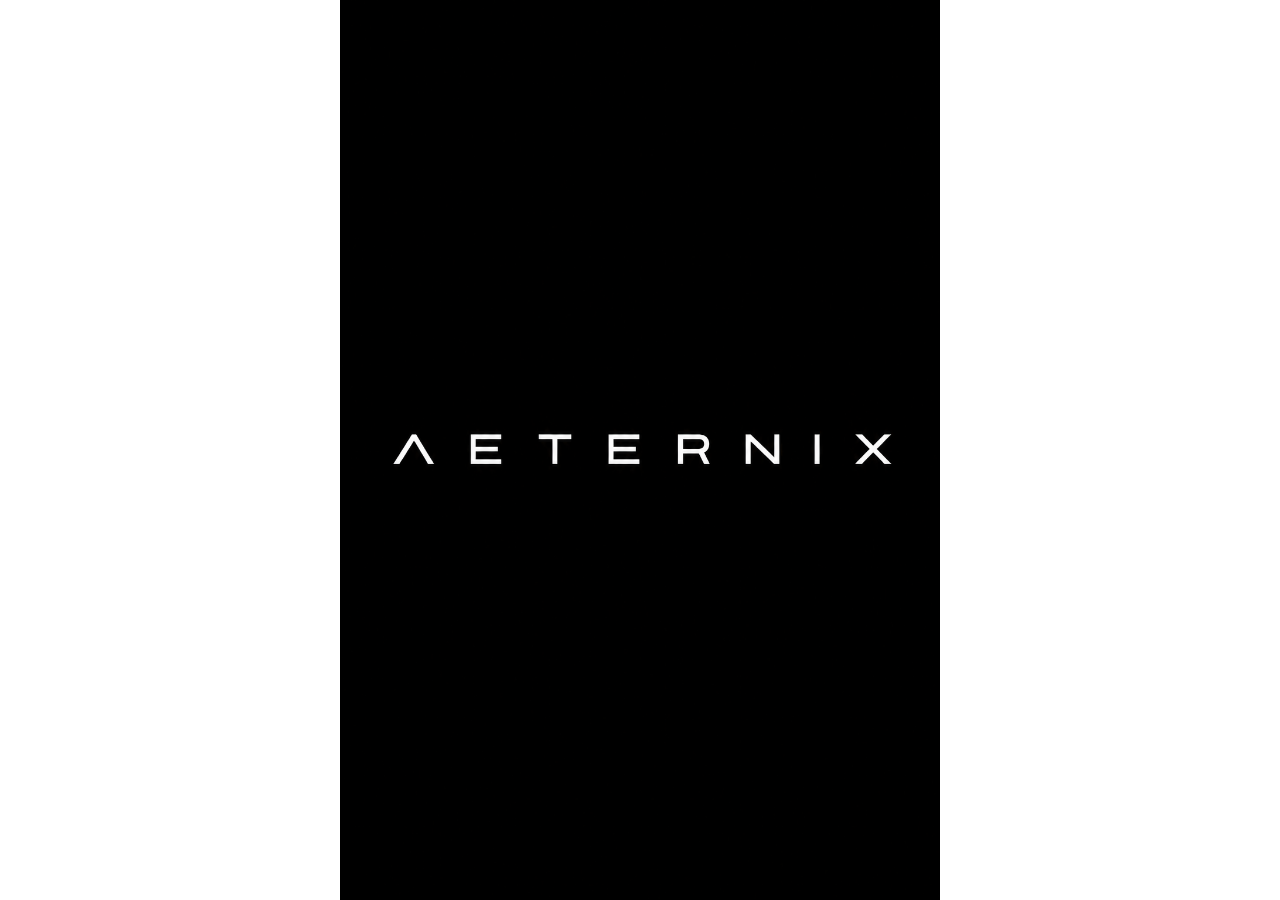
<file: logo/index.html>
<!DOCTYPE html>
<html lang="en">
<head>
  <meta charset="utf-8">
  <meta name="viewport" content="width=device-width, initial-scale=1">
  <title>Aeternix Logo</title>
  <style>
    body { margin: 0; display: grid; min-height: 100vh; place-items: center; }
    img { display: block; max-width: 100%; max-height: 100vh; object-fit: contain; }
  </style>
</head>
<body>
  <img src="../images/logo/aeternix-logo.png" alt="Aeternix logo">
</body>
</html>
</file>
<file: styles.css>
/* Aeternix website.
   Layout: a dark opening that shows the work (two desks, side by side), then calm white pages
   with one confident light-blue band. Black, white and light blue; Palatino throughout.
   The look is deliberately single-theme. */

@font-face {
  font-family: 'Aeternix Serif';
  src: url('fonts/aeternix-serif-regular.woff2') format('woff2');
  font-weight: 400;
  font-style: normal;
  font-display: swap;
}
@font-face {
  font-family: 'Aeternix Serif';
  src: url('fonts/aeternix-serif-italic.woff2') format('woff2');
  font-weight: 400;
  font-style: italic;
  font-display: swap;
}
@font-face {
  font-family: 'Aeternix Serif';
  src: url('fonts/aeternix-serif-bold.woff2') format('woff2');
  font-weight: 700;
  font-style: normal;
  font-display: swap;
}

:root {
  /* Ink and paper */
  --ink: #0A0B0D;
  --ink-2: #2A2E33;
  --muted: #5C636B;
  --paper: #FFFFFF;
  --rule: #D7DEE5;
  --rule-soft: #ECF0F4;
  /* Light blue */
  --sky: #9CC6E6;
  --sky-band: #B9D9F0;
  --sky-pale: #DCEBF7;
  --sky-wash: #EEF5FB;
  --sky-ink: #2D6A99;
  /* Night */
  --night: #0A0B0D;
  --night-2: #121519;
  --night-line: #262C33;
  --night-text: #F2F5F8;
  --night-soft: #B8C2CC;
  --night-dim: #9AA6B2;
  /* Type */
  --serif: 'Palatino Linotype', Palatino, 'Book Antiqua', 'Aeternix Serif', 'URW Palladio L', serif;
  --gutter: clamp(16px, 4vw, 48px);
  color-scheme: light;
}

*, *::before, *::after { box-sizing: border-box; }
html { scroll-behavior: smooth; }
body {
  margin: 0;
  background: var(--paper);
  color: var(--ink);
  font-family: var(--serif);
  font-size: 19px;
  line-height: 1.6;
  text-wrap: pretty;
  font-variant-numeric: lining-nums;
  -webkit-text-size-adjust: 100%;
}
h1, h2, h3, p, ol, ul, dl, dd { margin: 0; }
ol, ul { padding: 0; list-style: none; }
h1, h2, h3 { font-weight: 400; text-wrap: balance; }
a { color: inherit; }
img { max-width: 100%; }
button { font-family: inherit; }
strong { font-weight: 700; }
.nw { white-space: nowrap; }
:focus-visible { outline: 2px solid var(--sky-ink); outline-offset: 3px; }

.wrap {
  max-width: 1280px;
  margin: 0 auto;
  padding-left: max(var(--gutter), env(safe-area-inset-left, 0px));
  padding-right: max(var(--gutter), env(safe-area-inset-right, 0px));
}
.sec { padding-block: clamp(72px, 9vw, 128px); }
.sec-pad { padding-block: clamp(72px, 9vw, 120px); }
.sec-rule .wrap > .h2 { padding-top: 0; }
.band-sky { background: var(--sky-band); }
.band-wash { background: var(--sky-wash); }

.h2 { font-size: clamp(32px, 4.2vw, 56px); line-height: 1.08; letter-spacing: -0.014em; max-width: 880px; }
.h2-wide { max-width: 1040px; }
.lede { font-size: clamp(19px, 1.6vw, 21px); line-height: 1.6; color: var(--ink-2); max-width: 680px; }
.fine { font-size: 14px; line-height: 1.55; color: var(--muted); }

/* ---------- Buttons ---------- */
.btn {
  display: inline-block;
  padding: 16px 26px;
  font-size: 17px;
  line-height: 1.3;
  text-decoration: none;
  border: 0;
  border-radius: 2px;
  cursor: pointer;
  transition: background-color 0.2s ease;
}
.btn-sky { background: var(--sky); color: var(--ink); }
.btn-sky:hover { background: #B6D7EF; }
.btn-ink { background: var(--ink); color: var(--paper); }
.btn-ink:hover { background: #24282D; }
.link { font-size: 17px; text-decoration: none; padding: 12px 0 2px; border-bottom: 1px solid currentColor; }
.link-night { color: var(--night-soft); border-bottom-color: var(--night-line); }
.link-night:hover { color: var(--night-text); border-bottom-color: var(--sky); }

/* ---------- Night: header, hero, footer ---------- */
.night { background: var(--night); color: var(--night-text); }
.night :focus-visible { outline-color: var(--sky); }

.top-row {
  display: flex;
  flex-direction: row;
  align-items: center;
  justify-content: space-between;
  gap: 8px 32px;
  padding-block: 22px;
}
.logo { display: inline-flex; padding: 12px 0; }
.logo img { display: block; height: 15px; width: auto; }
.nav { display: flex; flex-direction: row; align-items: center; gap: 28px; }
.nav a { font-size: 16px; color: var(--night-soft); text-decoration: none; padding: 10px 0 6px; border-bottom: 1px solid transparent; white-space: nowrap; }
.nav a:hover { color: var(--night-text); border-bottom-color: var(--sky); }
.nav .nav-cta { color: var(--ink); background: var(--sky); padding: 9px 16px; border-radius: 2px; border: 0; }
.nav .nav-cta:hover { color: var(--ink); background: #B6D7EF; }
@media (max-width: 960px) {
  .top-row { flex-direction: column; align-items: flex-start; gap: 4px; padding-block: 12px 0; }
  .logo img { height: 13px; }
  .nav { width: 100%; justify-content: space-between; gap: 0 12px; flex-wrap: wrap; border-top: 1px solid var(--night-line); }
  .nav a { font-size: 15px; }
  .nav .nav-cta { display: none; }
}

.hero { padding-block: clamp(48px, 7vw, 96px) clamp(56px, 7vw, 96px); }
.eyebrow { font-size: 13px; font-weight: 700; letter-spacing: 0.16em; text-transform: uppercase; color: var(--sky); }
.hero-title {
  margin-top: 22px;
  font-size: clamp(42px, 7.4vw, 108px);
  line-height: 1.0;
  letter-spacing: -0.024em;
}
.hero-title span { display: block; }
.hero-title .sky { color: var(--sky); }
.hero-row {
  margin-top: clamp(28px, 4vw, 48px);
  display: flex;
  flex-direction: row;
  flex-wrap: wrap;
  align-items: flex-end;
  justify-content: space-between;
  gap: 24px 48px;
}
.hero-sub { flex: 1 1 420px; max-width: 600px; font-size: clamp(19px, 1.7vw, 22px); line-height: 1.55; color: var(--night-soft); min-width: 0; }
.hero-actions { display: flex; flex-direction: row; flex-wrap: wrap; align-items: center; gap: 14px 28px; }

/* ---------- Two desks ---------- */
.sim {
  --sim-ink: #F2F5F8;
  --sim-ink2: #C9D2DA;
  --sim-muted: #9AA6B2;
  --sim-blue: #9CC6E6;
  --sim-line: #34404B;
  --sim-field: #121519;
  --sim-blue-text: #9CC6E6;
  margin-top: clamp(56px, 7vw, 88px);
  display: flex;
  flex-direction: column;
  gap: 18px;
}
.sim-top { display: flex; flex-direction: row; flex-wrap: wrap; gap: 14px 32px; align-items: flex-end; justify-content: space-between; }
.sim-intro { display: flex; flex-direction: column; gap: 10px; min-width: 0; }
.sim-title { font-size: 20px; line-height: 1.35; }
.legend { display: flex; flex-direction: row; flex-wrap: wrap; gap: 6px 24px; font-size: 14.5px; color: var(--night-soft); }
.legend li { display: inline-flex; align-items: center; gap: 8px; }
.lg { display: inline-block; flex: 0 0 auto; }
.lg-chip { width: 24px; height: 10px; border-radius: 5px; background: var(--night-text); }
.lg-cut { width: 10px; height: 7px; border-radius: 2px; background: var(--night-text); transform: rotate(-12deg); }
.lg-share { width: 12px; height: 8px; border-radius: 2px; background: var(--sky); border: 1px solid var(--night-text); }
.lg-gate { width: 12px; height: 12px; border: 2px solid var(--sky); }
.sim-controls { display: inline-flex; border: 1px solid var(--night-line); border-radius: 2px; }
.ctl {
  font-size: 15px;
  min-height: 44px;
  min-width: 88px;
  padding: 8px 16px;
  background: transparent;
  color: var(--night-text);
  border: 0;
  cursor: pointer;
}
.ctl + .ctl { border-left: 1px solid var(--night-line); }
.ctl:hover { background: var(--night-2); color: var(--sky); }

.lanes { display: grid; grid-template-columns: repeat(2, minmax(0, 1fr)); gap: 16px; }
.lane {
  background: var(--night-2);
  border: 1px solid var(--night-line);
  border-radius: 3px;
  padding: 18px 20px 20px;
  display: flex;
  flex-direction: column;
  gap: 12px;
  min-width: 0;
}
.lane-today { border-style: dashed; border-color: #3A4450; }
.lane-with { border-color: var(--sky); }
.lane-head { display: flex; flex-direction: row; flex-wrap: wrap; gap: 4px 16px; align-items: baseline; justify-content: space-between; }
.lane-title { font-size: 24px; line-height: 1.25; }
.lane-with .lane-title { color: var(--sky); }
.lane-status { font-size: 15px; font-style: italic; color: var(--night-dim); }
.lane-canvas { display: block; width: 100%; height: 182px; }
.lane-caption { font-size: 15px; line-height: 1.5; color: var(--night-soft); }
.counters { display: grid; grid-template-columns: repeat(3, minmax(0, 1fr)); gap: 12px; }
.counter { display: flex; flex-direction: column-reverse; justify-content: flex-end; gap: 2px; border-top: 1px solid var(--night-line); padding-top: 10px; min-width: 0; }
.counter dd { font-size: 30px; line-height: 1.1; font-variant-numeric: lining-nums tabular-nums; }
.lane-with .counter dd { color: var(--sky); }
.counter dt { font-size: 13px; line-height: 1.35; color: var(--night-dim); }
.sim-note { font-size: 14px; font-style: italic; color: var(--night-dim); }
@media (max-width: 1000px) { .lanes { grid-template-columns: minmax(0, 1fr); } }
@media (max-width: 520px) {
  .lane { padding: 14px 12px 16px; }
  .counter dd { font-size: 25px; }
  .counter dt { font-size: 12px; }
}

/* ---------- National figures ---------- */
.gap { padding-block: clamp(64px, 8vw, 104px); }
.gap-lede { font-size: clamp(26px, 3.4vw, 44px); line-height: 1.22; letter-spacing: -0.01em; max-width: 1040px; }
.gapbar { margin-top: clamp(32px, 4vw, 48px); display: flex; height: 52px; border: 1.5px solid var(--ink); background: var(--sky-pale); overflow: hidden; }
.seg {
  flex: 0 0 calc(var(--w) * 1%);
  transform-origin: left center;
  animation: grow 1s cubic-bezier(.25, .8, .25, 1) both;
  animation-delay: calc(var(--i) * 160ms + 200ms);
}
.seg + .seg { border-left: 1.5px solid var(--ink); }
@keyframes grow { from { transform: scaleX(0); } }
.seg-paid, .sw-paid { background: var(--ink); }
.seg-dis, .sw-dis { background: var(--paper); }
.seg-rep, .sw-rep { background: repeating-linear-gradient(135deg, var(--ink) 0 1.5px, var(--paper) 1.5px 6px); }
.seg-out, .sw-out { background: var(--sky-pale); }
.gap-key { margin-top: 18px; display: grid; grid-template-columns: repeat(4, minmax(0, 1fr)); gap: 16px 24px; }
.gap-key div { display: flex; flex-direction: column; gap: 2px; min-width: 0; }
.gap-key dt { display: flex; align-items: center; gap: 8px; font-size: 15px; color: var(--ink-2); }
.gap-key dd { font-size: 22px; line-height: 1.3; font-variant-numeric: lining-nums tabular-nums; }
.sw { display: inline-block; width: 18px; height: 11px; border: 1px solid var(--ink); flex: 0 0 auto; }
.gap-note { margin-top: 24px; max-width: 780px; font-size: 14.5px; line-height: 1.55; color: var(--ink-2); }
@media (max-width: 760px) { .gap-key { grid-template-columns: repeat(2, minmax(0, 1fr)); } }

/* ---------- The four points ---------- */
.matrix {
  margin-top: clamp(40px, 5vw, 64px);
  display: grid;
  grid-template-columns: 150px repeat(4, minmax(0, 1fr));
  column-gap: 10px;
}
.rl { grid-column: 1; font-size: 13px; font-weight: 700; letter-spacing: 0.14em; text-transform: uppercase; color: var(--ink-2); padding-top: 18px; }
.rl-leak { grid-row: 2; }
.rl-fix { grid-row: 3; padding-top: 22px; }
.rl-by { grid-row: 4; padding-top: 20px; }
.stage { display: contents; }
.s-head, .s-leak, .s-fix { grid-column: var(--c); min-width: 0; }
.s-head { grid-row: 1; position: relative; padding: 18px 16px 22px 0; border-top: 2px solid var(--ink); }
.s-head::after {
  content: "";
  position: absolute;
  right: -6px;
  top: -6px;
  width: 0;
  height: 0;
  border-top: 5px solid transparent;
  border-bottom: 5px solid transparent;
  border-left: 7px solid var(--ink);
}
.stage:last-of-type .s-head::after { display: none; }
.s-num { display: block; font-size: 40px; line-height: 1; color: var(--sky-ink); }
.s-head h3 { margin-top: 12px; font-size: 24px; line-height: 1.2; }
.s-clock { margin-top: 6px; font-size: 15px; line-height: 1.45; color: var(--muted); }
.s-leak { grid-row: 2; padding: 16px 16px 20px 0; border-top: 1px solid var(--rule); font-size: 17px; line-height: 1.5; color: var(--ink-2); }
.s-fix { grid-row: 3; margin-top: 6px; padding: 16px 18px 20px; background: var(--sky-wash); border-top: 2px solid var(--sky); font-size: 17px; line-height: 1.5; }
.byp { grid-column: 2 / -1; grid-row: 4; margin-top: 10px; padding: 14px 18px; background: var(--sky-pale); font-size: 17px; line-height: 1.5; }
.cell-label { position: absolute; width: 1px; height: 1px; overflow: hidden; clip: rect(0 0 0 0); white-space: nowrap; }
.across { margin-top: 36px; max-width: 820px; font-size: clamp(20px, 2vw, 24px); line-height: 1.45; }
.ways { margin-top: clamp(48px, 6vw, 72px); display: grid; grid-template-columns: repeat(4, minmax(0, 1fr)); gap: 24px 32px; }
.ways div { display: flex; flex-direction: column; gap: 6px; border-top: 1px solid var(--ink); padding-top: 14px; min-width: 0; }
.ways dt { font-size: 18px; font-weight: 700; line-height: 1.35; }
.ways dd { font-size: 16px; line-height: 1.5; color: var(--ink-2); }

@media (max-width: 960px) {
  .matrix { display: flex; flex-direction: column; gap: 28px; }
  .rl { display: none; }
  .stage { display: flex; flex-direction: column; }
  .s-head { padding: 16px 0 14px; }
  .s-head::after { display: none; }
  .s-head h3 { margin-top: 8px; }
  .s-leak { padding: 14px 0 16px; }
  .s-fix { margin-top: 0; }
  .byp { margin-top: 0; }
  .cell-label {
    position: static;
    width: auto;
    height: auto;
    overflow: visible;
    clip: auto;
    white-space: normal;
    display: block;
    margin-bottom: 4px;
    font-size: 12px;
    font-weight: 700;
    letter-spacing: 0.14em;
    text-transform: uppercase;
    color: var(--ink-2);
  }
  .ways { grid-template-columns: repeat(2, minmax(0, 1fr)); }
}
@media (max-width: 520px) { .ways { grid-template-columns: minmax(0, 1fr); } }

/* ---------- One bill ---------- */
.bill-intro { display: flex; flex-direction: column; gap: 20px; }
.mark-policy { text-decoration: underline; text-decoration-color: var(--sky); text-decoration-thickness: 4px; text-underline-offset: 4px; }
.mark-hosp { text-decoration: underline; text-decoration-color: var(--ink); text-decoration-thickness: 2px; text-underline-offset: 4px; }

.reading { margin-top: 36px; display: inline-flex; flex-wrap: wrap; border: 1px solid var(--ink); border-radius: 2px; background: var(--paper); }
.read-btn {
  font-size: 16px;
  min-height: 48px;
  padding: 10px 20px;
  background: var(--paper);
  color: var(--ink);
  border: 0;
  cursor: pointer;
}
.read-btn + .read-btn { border-left: 1px solid var(--ink); }
.read-btn[aria-pressed="true"] { background: var(--ink); color: var(--paper); }
.read-btn.nudge { animation: nudge 1.6s ease-in-out 2; }
@keyframes nudge { 50% { background: var(--sky-pale); } }
@media (max-width: 520px) {
  .reading { display: grid; grid-template-columns: minmax(0, 1fr); width: 100%; }
  .read-btn { text-align: left; }
  .read-btn + .read-btn { border-left: 0; border-top: 1px solid var(--ink); }
}

.bill-wrap { margin-top: 24px; display: grid; grid-template-columns: minmax(0, 1fr) 300px; gap: 40px; align-items: start; }
.bill {
  position: relative;
  display: grid;
  grid-template-columns: minmax(180px, 1fr) 130px 112px 250px;
  grid-template-rows: repeat(10, auto);
  min-width: 0;
}
.paper {
  grid-column: 1 / 4;
  grid-row: 1 / 11;
  background: var(--paper);
  border-radius: 2px;
  box-shadow: 0 1px 0 rgba(10, 11, 13, 0.06), 0 22px 40px -26px rgba(30, 60, 90, 0.4);
}
.bill > *:not(.paper) { position: relative; z-index: 1; }
.bill-top { grid-column: 1 / 4; grid-row: 1; padding: 22px 24px 14px; border-bottom: 2px solid var(--ink); }
.bt-title { font-size: 22px; line-height: 1.3; }
.bt-title span { margin-left: 10px; font-size: 14px; font-style: italic; color: var(--muted); }
.bt-meta { margin-top: 8px; display: flex; flex-direction: column; gap: 2px; }
.bt-meta div { display: grid; grid-template-columns: 88px minmax(0, 1fr); gap: 12px; font-size: 14.5px; line-height: 1.45; }
.bt-meta dt { color: var(--muted); }

.bh { display: contents; }
.bh > span { grid-row: 2; padding: 10px 0 6px; font-size: 12px; font-weight: 700; letter-spacing: 0.12em; text-transform: uppercase; color: var(--muted); border-bottom: 1px solid var(--rule); }
.ln { display: contents; --d: calc(var(--i, 0) * 140ms); }
.ln > .c-desc, .bh > .c-desc { grid-column: 1; }
.ln > .c-qty, .bh > .c-qty { grid-column: 2; }
.ln > .c-amt, .bh > .c-amt { grid-column: 3; }
.c-desc { padding-left: 28px !important; position: relative; min-width: 0; }
.c-amt { padding-right: 24px !important; text-align: right; }
.ln > span { grid-row: var(--r); padding-block: 13px 26px; border-bottom: 1px solid var(--rule-soft); font-size: 16.5px; line-height: 1.35; }
.c-qty { font-size: 14px !important; color: var(--muted); font-variant-numeric: lining-nums tabular-nums; }
.ln .c-amt { position: relative; font-variant-numeric: lining-nums tabular-nums; }
.amt { position: relative; display: inline-block; outline: 1.5px dashed transparent; outline-offset: 3px; transition: outline-color 0.3s ease var(--d); }
.amt::after {
  content: "";
  position: absolute;
  left: -3px;
  right: -3px;
  top: 52%;
  height: 2px;
  background: var(--ink);
  transform: scaleX(0);
  transform-origin: left center;
  transition: transform 0.45s cubic-bezier(.3, .7, .2, 1) var(--d);
}
.adj {
  position: absolute;
  right: 24px;
  bottom: 7px;
  font-size: 13.5px;
  line-height: 1.2;
  white-space: nowrap;
  opacity: 0;
  transform: translateY(-3px);
  transition: opacity 0.35s ease calc(var(--d) + 250ms), transform 0.35s ease calc(var(--d) + 250ms);
}
.c-desc::before {
  content: "";
  position: absolute;
  left: 9px;
  top: 15px;
  width: 9px;
  height: 5px;
  border-left: 2px solid var(--ink);
  border-bottom: 2px solid var(--ink);
  transform: rotate(-45deg) scale(0);
  transition: transform 0.3s ease var(--d);
}
.c-desc::after {
  content: "";
  position: absolute;
  left: 10px;
  top: 11px;
  bottom: 16px;
  width: 3px;
  background: transparent;
  transform: scaleY(0);
  transform-origin: top;
  transition: transform 0.35s ease var(--d);
}
.bh .c-desc::before, .bh .c-desc::after, .bill-total .c-desc::before, .bill-total .c-desc::after { display: none; }

[data-mode="insurer"] .ln[data-insurer="policy"] .amt::after { transform: scaleX(1); background: var(--sky); height: 4px; }
[data-mode="insurer"] .ln[data-insurer="hosp"] .amt::after { transform: scaleX(1); }
[data-mode="insurer"] .ln[data-insurer="held"] .amt { outline-color: var(--ink); }
[data-mode="insurer"] .adj-insurer { opacity: 1; transform: none; }
[data-mode="insurer"] .ln[data-insurer="policy"] .adj-insurer { color: var(--sky-ink); }
[data-mode="insurer"] .ln[data-insurer="held"] .adj-insurer { font-style: italic; }
[data-mode="insurer"] .ln[data-insurer="policy"] .c-desc::after { transform: scaleY(1); background: var(--sky); }
[data-mode="insurer"] .ln[data-insurer="hosp"] .c-desc::after,
[data-mode="insurer"] .ln[data-insurer="held"] .c-desc::after { transform: scaleY(1); background: var(--ink); }

[data-mode="ours"] .ln[data-ours="policy"] .amt::after { transform: scaleX(1); background: var(--sky); height: 4px; }
[data-mode="ours"] .ln[data-ours="rebilled"] .amt::after { transform: scaleX(1); background: var(--muted); height: 1px; }
[data-mode="ours"] .adj-ours { opacity: 1; transform: none; }
[data-mode="ours"] .ln[data-ours="policy"] .adj-ours { color: var(--sky-ink); }
[data-mode="ours"] .ln[data-ours="policy"] .c-desc::after { transform: scaleY(1); background: var(--sky); }
[data-mode="ours"] .ln[data-ours="fixed"] .c-desc::before,
[data-mode="ours"] .ln[data-ours="rebilled"] .c-desc::before { transform: rotate(-45deg) scale(1); }

.nt {
  --d: calc(var(--i, 0) * 140ms + 220ms);
  position: relative;
  grid-column: 4;
  grid-row: var(--r) / span var(--s, 1);
  display: grid;
  align-self: start;
  padding: 12px 0 10px 22px;
  font-size: 14.5px;
  line-height: 1.42;
}
.nt::before {
  content: "";
  position: absolute;
  left: 0;
  top: 23px;
  width: 14px;
  border-top: 1px solid var(--rule);
  opacity: 0;
  transition: opacity 0.3s ease var(--d);
}
.nt > span {
  grid-area: 1 / 1;
  opacity: 0;
  visibility: hidden;
  transform: translateX(-6px);
  transition: opacity 0.4s ease, transform 0.4s ease, visibility 0s linear 0.4s;
}
[data-mode="insurer"] .nt-insurer,
[data-mode="ours"] .nt-ours {
  opacity: 1;
  visibility: visible;
  transform: none;
  transition-delay: var(--d), var(--d), 0s;
}
[data-mode="insurer"] .nt::before, [data-mode="ours"] .nt::before { opacity: 1; }
.nt-policy { color: var(--sky-ink); }
.nt-hosp, .nt-held, .nt-fix { color: var(--ink); }
.nt-span { align-self: stretch; padding-left: 26px; }
.nt-span::before { display: none; }
.nt-span::after {
  content: "";
  position: absolute;
  left: 6px;
  top: 12px;
  bottom: 12px;
  width: 8px;
  border: 1.5px solid var(--sky);
  border-right: 0;
  opacity: 0;
  transition: opacity 0.3s ease var(--d);
}
[data-mode="insurer"] .nt-span::after, [data-mode="ours"] .nt-span::after { opacity: 1; }

.bill-total { display: contents; }
.bill-total > span { grid-row: 10; padding-block: 14px 18px; border-top: 2px solid var(--ink); font-size: 17px; }
.bill-total .c-desc { grid-column: 1 / 3; }
.bill-total .c-amt { grid-column: 3; }
.amt-total { font-size: 22px; font-variant-numeric: lining-nums tabular-nums; }

.advice {
  position: sticky;
  top: 24px;
  background: var(--paper);
  border: 1px solid var(--ink);
  border-radius: 2px;
  padding: 20px 22px 22px;
  display: flex;
  flex-direction: column;
  gap: 14px;
  min-width: 0;
}
.adv-title { font-size: 12px; font-weight: 700; letter-spacing: 0.14em; text-transform: uppercase; border-bottom: 2px solid var(--ink); padding-bottom: 10px; }
.adv { display: flex; flex-direction: column; }
.adv-row { display: grid; grid-template-columns: minmax(0, 1fr) auto; gap: 12px; align-items: baseline; padding: 9px 0; border-bottom: 1px solid var(--rule-soft); }
.adv-row dt { font-size: 15px; line-height: 1.35; }
.adv-row dt em { display: block; font-size: 13.5px; color: var(--sky-ink); }
.adv-row dd { font-size: 19px; font-variant-numeric: lining-nums tabular-nums; text-align: right; }
.adv-share dd { color: var(--sky-ink); }
.adv-total { border-bottom: 0; border-top: 1px solid var(--ink); margin-top: 6px; padding-top: 12px; }
.adv-total dt { font-weight: 700; }
.adv-total dd { font-size: 27px; }
.stamp {
  align-self: flex-start;
  margin-top: 4px;
  padding: 6px 12px;
  border: 2px solid currentColor;
  outline: 1px solid currentColor;
  outline-offset: 2px;
  font-size: 12px;
  font-weight: 700;
  letter-spacing: 0.12em;
  text-transform: uppercase;
  line-height: 1.3;
  color: var(--rule);
  transform: rotate(-5deg);
}
.stamp-insurer { color: var(--ink); }
.stamp-ours { color: var(--sky-ink); }
.stamp.thump { animation: thump 0.45s cubic-bezier(.2, .9, .3, 1.2) both; }
@keyframes thump { from { transform: rotate(-5deg) scale(1.7); opacity: 0; } }
.adv-hint { font-size: 14px; line-height: 1.45; color: var(--muted); }

.bill-key { margin-top: 28px; display: flex; flex-direction: row; flex-wrap: wrap; gap: 8px 28px; font-size: 15px; color: var(--ink-2); }
.bill-key li { display: inline-flex; align-items: center; gap: 10px; }
.k { display: inline-block; flex: 0 0 auto; position: relative; }
.k-policy, .k-hosp { width: 24px; height: 12px; }
.k-policy::after, .k-hosp::after { content: ""; position: absolute; left: 0; right: 0; top: 4px; height: 4px; background: var(--sky); }
.k-hosp::after { top: 5px; height: 2px; background: var(--ink); }
.k-held { width: 22px; height: 13px; border: 1.5px dashed var(--ink); }
.k-fix { width: 11px; height: 6px; border-left: 2px solid var(--ink); border-bottom: 2px solid var(--ink); transform: rotate(-45deg); margin: 0 4px 4px; }
.bill-key + .fine { margin-top: 8px; }

@media (max-width: 1180px) {
  .bill-wrap { grid-template-columns: minmax(0, 1fr); }
  .advice { position: static; max-width: 460px; }
}
@media (max-width: 880px) {
  .bill { display: block; background: var(--paper); border-radius: 2px; box-shadow: 0 1px 0 rgba(10, 11, 13, 0.06), 0 22px 40px -26px rgba(30, 60, 90, 0.4); }
  .paper { display: none; }
  .bill-top { padding: 18px 16px 12px; }
  .bt-meta div { grid-template-columns: 78px minmax(0, 1fr); font-size: 14px; }
  .bh { display: grid; grid-template-columns: minmax(0, 1fr) auto; }
  .bh .c-qty { display: none; }
  .bh > span { grid-row: 1; }
  .bh > .c-amt { grid-column: 2; }
  .ln { display: grid; grid-template-columns: minmax(0, 1fr) auto; column-gap: 12px; border-bottom: 1px solid var(--rule-soft); }
  .ln > span { border-bottom: 0; }
  .ln .c-desc { grid-column: 1; grid-row: 1; padding-block: 12px 0; }
  .ln .c-qty { grid-column: 1; grid-row: 2; padding-block: 0 12px; padding-left: 28px; }
  .ln .c-amt { grid-column: 2; grid-row: 1 / span 2; padding-block: 12px 24px; }
  .c-amt { padding-right: 16px !important; }
  .adj { right: 16px; }
  .nt { padding: 0 16px 14px 28px; }
  .nt::before { display: none; }
  .nt-span { padding-left: 30px; }
  .nt-span::after { left: 12px; top: 2px; bottom: 14px; }
  .bill[data-mode="plain"] .nt { display: none; }
  .bill-total { display: flex; justify-content: space-between; align-items: baseline; border-top: 2px solid var(--ink); }
  .bill-total > span { border-top: 0; }
}

/* ---------- NHCX and FAQ: two columns ---------- */
.two { display: grid; grid-template-columns: minmax(0, 5fr) minmax(0, 7fr); gap: 32px 64px; align-items: start; }
.two-main { display: flex; flex-direction: column; gap: 18px; min-width: 0; }
.ms { margin-top: 18px; padding: 22px 24px; background: var(--sky-wash); border-left: 0; border-top: 2px solid var(--sky); }
.ms-title { font-size: 12px; font-weight: 700; letter-spacing: 0.14em; text-transform: uppercase; color: var(--ink-2); }
.ms-list { margin-top: 14px; display: flex; flex-direction: column; gap: 0; }
.ms-list li { position: relative; padding: 0 0 16px 32px; font-size: 17px; line-height: 1.4; }
.ms-list li:last-child { padding-bottom: 0; }
.ms-list li::before { content: ""; position: absolute; left: 0; top: 3px; width: 16px; height: 16px; border-radius: 50%; border: 2px solid var(--ink); background: var(--ink); }
.ms-list li::after { content: ""; position: absolute; left: 7px; top: 21px; bottom: -1px; width: 2px; background: var(--ink); }
.ms-list li:last-child::after { display: none; }
.ms-list li.now::before { background: linear-gradient(90deg, var(--ink) 50%, var(--paper) 50%); }
@media (max-width: 900px) { .two { grid-template-columns: minmax(0, 1fr); } }

/* ---------- How we start ---------- */
.sec-rule { border-top: 1px solid var(--rule); }
.steps { margin-top: clamp(36px, 5vw, 56px); display: grid; grid-template-columns: repeat(3, minmax(0, 1fr)); gap: 32px; counter-reset: none; }
.steps li { display: flex; flex-direction: column; gap: 10px; border-top: 2px solid var(--ink); padding-top: 18px; min-width: 0; }
.steps h3 { font-size: 24px; line-height: 1.2; }
.steps p { font-size: 17px; line-height: 1.55; color: var(--ink-2); }
.measures { margin-top: clamp(48px, 6vw, 72px); background: var(--sky-wash); padding: clamp(22px, 3vw, 36px); border-radius: 2px; }
.measures-head { display: flex; flex-direction: row; flex-wrap: wrap; justify-content: space-between; align-items: baseline; gap: 6px 24px; padding-bottom: 14px; border-bottom: 1px solid var(--sky); }
.measures-title { font-size: 24px; line-height: 1.25; }
.measures-note { font-size: 15px; color: var(--ink-2); }
.m-grid { margin-top: 8px; display: grid; grid-template-columns: repeat(3, minmax(0, 1fr)); gap: 0 32px; }
.m-grid div { padding: 16px 0; border-bottom: 1px solid var(--sky-pale); display: flex; flex-direction: column; gap: 4px; min-width: 0; }
.m-grid dt { font-size: 18px; font-weight: 700; line-height: 1.35; }
.m-grid dd { font-size: 15.5px; line-height: 1.5; color: var(--ink-2); }
#start .btn { margin-top: 40px; }
@media (max-width: 900px) {
  .steps { grid-template-columns: minmax(0, 1fr); gap: 24px; }
  .m-grid { grid-template-columns: repeat(2, minmax(0, 1fr)); }
}
@media (max-width: 560px) { .m-grid { grid-template-columns: minmax(0, 1fr); } }

/* ---------- Team ---------- */
.people { margin-top: clamp(36px, 5vw, 56px); display: grid; grid-template-columns: repeat(5, minmax(0, 1fr)); gap: 24px 28px; }
.people div { display: flex; flex-direction: column; gap: 4px; border-top: 2px solid var(--ink); padding-top: 14px; min-width: 0; }
.people dt { font-size: 20px; line-height: 1.3; }
.people dd { font-size: 15px; line-height: 1.45; color: var(--ink-2); }
@media (max-width: 1000px) { .people { grid-template-columns: repeat(3, minmax(0, 1fr)); } }
@media (max-width: 600px) { .people { grid-template-columns: repeat(2, minmax(0, 1fr)); } }

/* ---------- Questions ---------- */
.faq { gap: 0; }
.faq details { border-top: 1px solid var(--rule); }
.faq details:last-child { border-bottom: 1px solid var(--rule); }
.faq summary {
  list-style: none;
  cursor: pointer;
  position: relative;
  padding: 20px 48px 20px 0;
  font-size: 21px;
  line-height: 1.35;
}
.faq summary::-webkit-details-marker { display: none; }
.faq summary::after {
  content: "";
  position: absolute;
  right: 6px;
  top: 28px;
  width: 10px;
  height: 10px;
  border-right: 2px solid var(--ink);
  border-bottom: 2px solid var(--ink);
  transform: rotate(45deg);
  transition: transform 0.25s ease;
}
.faq details[open] summary::after { transform: rotate(-135deg); top: 33px; }
.faq details p { padding: 0 0 22px; max-width: 680px; font-size: 18px; color: var(--ink-2); }

/* ---------- Contact ---------- */
.foot-inner { padding-block: clamp(72px, 9vw, 120px) 36px; }
.foot-grid { display: grid; grid-template-columns: minmax(0, 1fr) minmax(0, 1.1fr); gap: 56px; align-items: start; }
.foot-intro h2 { font-size: clamp(36px, 5vw, 64px); line-height: 1.04; letter-spacing: -0.016em; }
.foot-intro p { margin-top: 18px; max-width: 420px; font-size: 18px; color: var(--night-soft); }
.foot-mail a { display: inline-block; margin-top: 8px; font-size: clamp(20px, 2.4vw, 26px); color: var(--sky); text-decoration: none; border-bottom: 1px solid var(--night-line); padding: 6px 0 3px; user-select: all; }
.foot-mail a:hover { border-bottom-color: var(--sky); }
.form { display: grid; grid-template-columns: repeat(2, minmax(0, 1fr)); gap: 22px 24px; }
.field { grid-column: 1 / -1; display: flex; flex-direction: column; gap: 4px; min-width: 0; }
.field-half { grid-column: span 1; }
.field label { font-size: 13px; font-weight: 700; letter-spacing: 0.12em; text-transform: uppercase; color: var(--night-dim); }
.field input {
  font-family: inherit;
  font-size: 19px;
  min-height: 48px;
  width: 100%;
  padding: 6px 0;
  background: transparent;
  color: var(--night-text);
  border: 0;
  border-bottom: 1px solid #4A5560;
  border-radius: 0;
}
.field input:focus { outline: none; border-bottom: 2px solid var(--sky); }
.form-actions { grid-column: 1 / -1; display: flex; flex-direction: row; flex-wrap: wrap; align-items: center; gap: 10px 18px; margin-top: 6px; }
.form-note { font-size: 14px; color: var(--night-soft); }
.foot-row {
  margin-top: clamp(64px, 8vw, 96px);
  padding-top: 22px;
  border-top: 1px solid var(--night-line);
  display: flex;
  flex-direction: row;
  flex-wrap: wrap;
  gap: 14px 36px;
  align-items: center;
  justify-content: space-between;
}
.foot-logo { display: block; height: 13px; width: auto; }
.tagline { font-size: 19px; font-style: italic; }
.foot-meta { font-size: 14px; color: var(--night-dim); }
.foot-meta a { text-decoration: none; border-bottom: 1px solid #4A5560; }
.disclaimer { margin-top: 12px; font-size: 13px; line-height: 1.5; color: var(--night-dim); }
@media (max-width: 900px) { .foot-grid { grid-template-columns: minmax(0, 1fr); gap: 36px; } }
@media (max-width: 480px) {
  body { font-size: 18px; }
  .form { grid-template-columns: minmax(0, 1fr); }
  .field-half { grid-column: 1 / -1; }
}

@media (prefers-reduced-motion: reduce) {
  html { scroll-behavior: auto; }
  *, *::before, *::after { animation: none !important; transition: none !important; }
}
</file>
